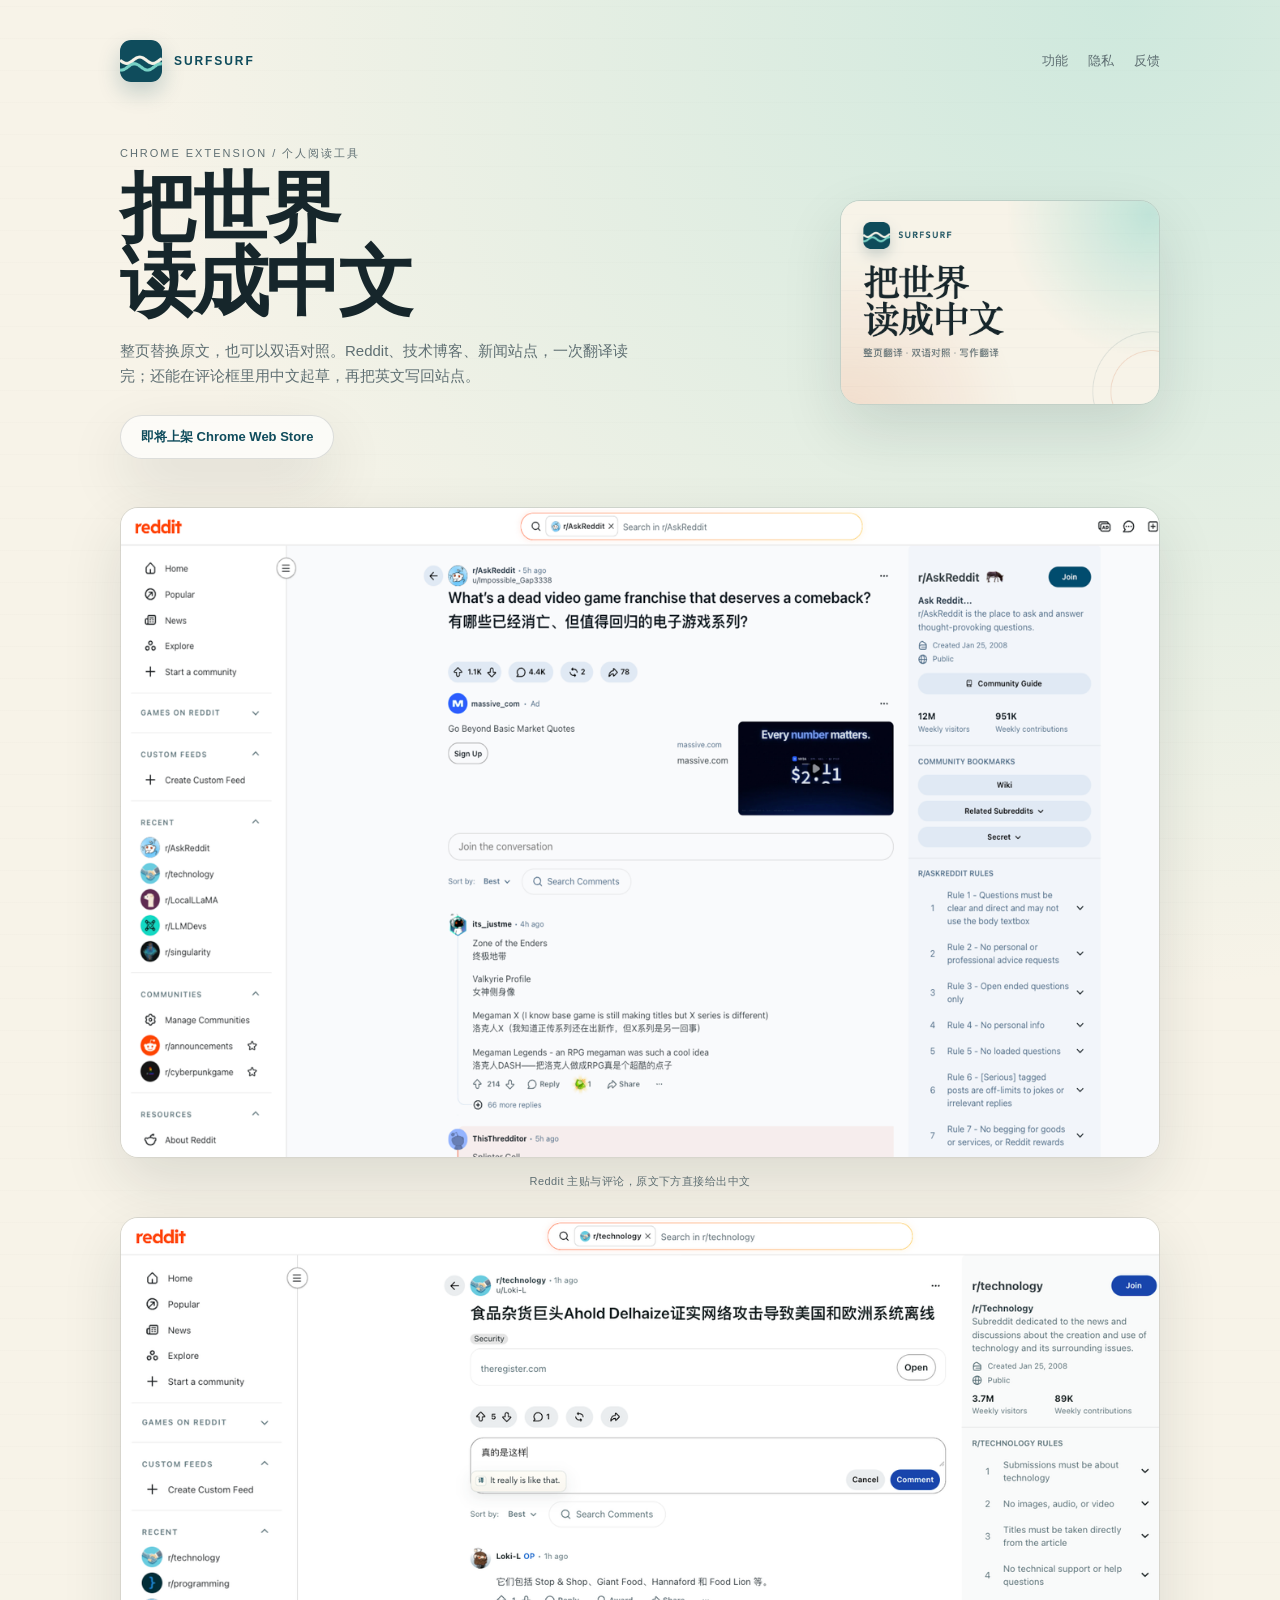
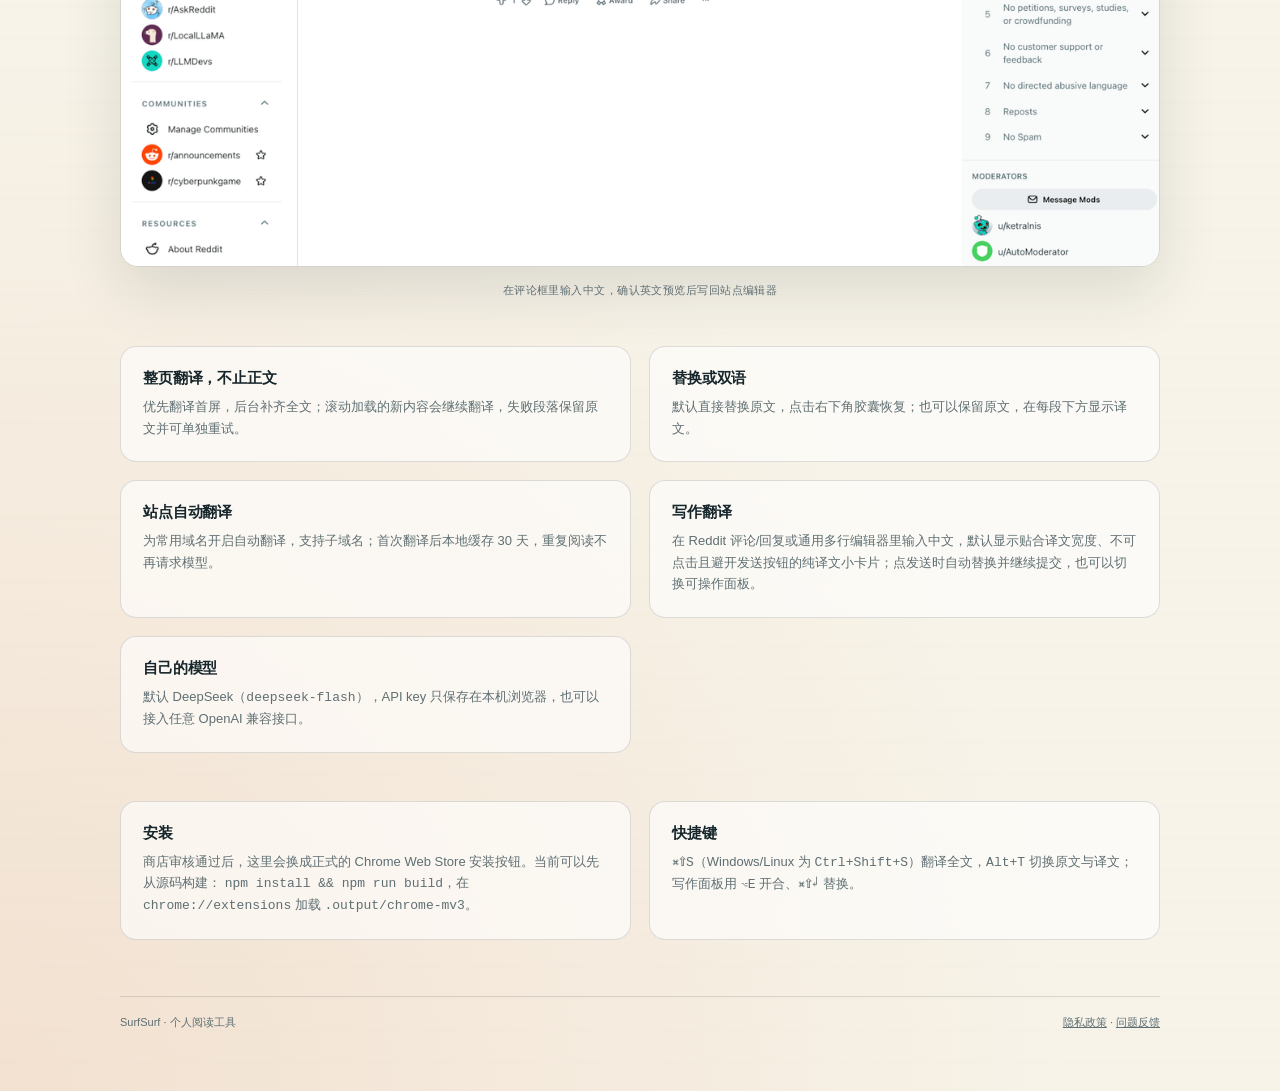
<file: index.html>
<!doctype html>
<html lang="zh-CN">
  <head>
    <meta charset="UTF-8" />
    <meta name="viewport" content="width=device-width, initial-scale=1.0" />
    <title>SurfSurf — 把世界读成中文</title>
    <meta
      name="description"
      content="SurfSurf 是一个阅读与写作翻译扩展：用 DeepSeek 把海外网站和社区翻译成中文，也能在评论框里把中文写成英文。"
    />
    <link rel="icon" href="assets/icon-128.png" />
    <link rel="stylesheet" href="style.css" />
  </head>
  <body>
    <div class="page">
      <header class="top">
        <a class="brand" href="./">
          <img src="assets/icon-128.png" alt="" />
          SURFSURF
        </a>
        <nav>
          <a href="#features">功能</a>
          <a href="privacy.html">隐私</a>
          <a href="https://github.com/cxq1221/surfsurf-site/issues">反馈</a>
        </nav>
      </header>

      <section class="hero">
        <div>
          <p class="kicker">CHROME EXTENSION / 个人阅读工具</p>
          <h1>把世界<br />读成中文</h1>
          <p class="lede">
            整页替换原文，也可以双语对照。Reddit、技术博客、新闻站点，一次翻译读完；还能在评论框里用中文起草，再把英文写回站点。
          </p>
          <a class="cta pending" href="#install">即将上架 Chrome Web Store</a>
        </div>
        <div class="hero-mark">
          <img src="assets/promo.png" alt="SurfSurf" />
        </div>
      </section>

      <figure class="shot">
        <img src="assets/screenshot-reddit.png" alt="Reddit 双语翻译效果" />
        <figcaption>Reddit 主贴与评论，原文下方直接给出中文</figcaption>
      </figure>

      <figure class="shot shot-writing">
        <img src="assets/screenshot-writing.png" alt="Reddit 写作翻译效果" />
        <figcaption>在评论框里输入中文，确认英文预览后写回站点编辑器</figcaption>
      </figure>

      <section class="features" id="features">
        <div class="feature">
          <h2>整页翻译，不止正文</h2>
          <p>
            优先翻译首屏，后台补齐全文；滚动加载的新内容会继续翻译，失败段落保留原文并可单独重试。
          </p>
        </div>
        <div class="feature">
          <h2>替换或双语</h2>
          <p>
            默认直接替换原文，点击右下角胶囊恢复；也可以保留原文，在每段下方显示译文。
          </p>
        </div>
        <div class="feature">
          <h2>站点自动翻译</h2>
          <p>
            为常用域名开启自动翻译，支持子域名；首次翻译后本地缓存 30 天，重复阅读不再请求模型。
          </p>
        </div>
        <div class="feature">
          <h2>写作翻译</h2>
          <p>
            在 Reddit 评论/回复或通用多行编辑器里输入中文，默认显示贴合译文宽度、不可点击且避开发送按钮的纯译文小卡片；点发送时自动替换并继续提交，也可以切换可操作面板。
          </p>
        </div>
        <div class="feature">
          <h2>自己的模型</h2>
          <p>
            默认 DeepSeek（<code>deepseek-flash</code>），API key 只保存在本机浏览器，也可以接入任意 OpenAI 兼容接口。
          </p>
        </div>
      </section>

      <section id="install" class="features">
        <div class="feature">
          <h2>安装</h2>
          <p>
            商店审核通过后，这里会换成正式的 Chrome Web Store 安装按钮。当前可以先从源码构建：
            <code>npm install &amp;&amp; npm run build</code>，在
            <code>chrome://extensions</code> 加载 <code>.output/chrome-mv3</code>。
          </p>
        </div>
        <div class="feature">
          <h2>快捷键</h2>
          <p>
            <code>⌘⇧S</code>（Windows/Linux 为 <code>Ctrl+Shift+S</code>）翻译全文，<code>Alt+T</code> 切换原文与译文；写作面板用 <code>⌥E</code> 开合、<code>⌘⇧↵</code> 替换。
          </p>
        </div>
      </section>

      <footer>
        <span>SurfSurf · 个人阅读工具</span>
        <span>
          <a href="privacy.html">隐私政策</a> ·
          <a href="https://github.com/cxq1221/surfsurf-site/issues">问题反馈</a>
        </span>
      </footer>
    </div>
  </body>
</html>
</file>
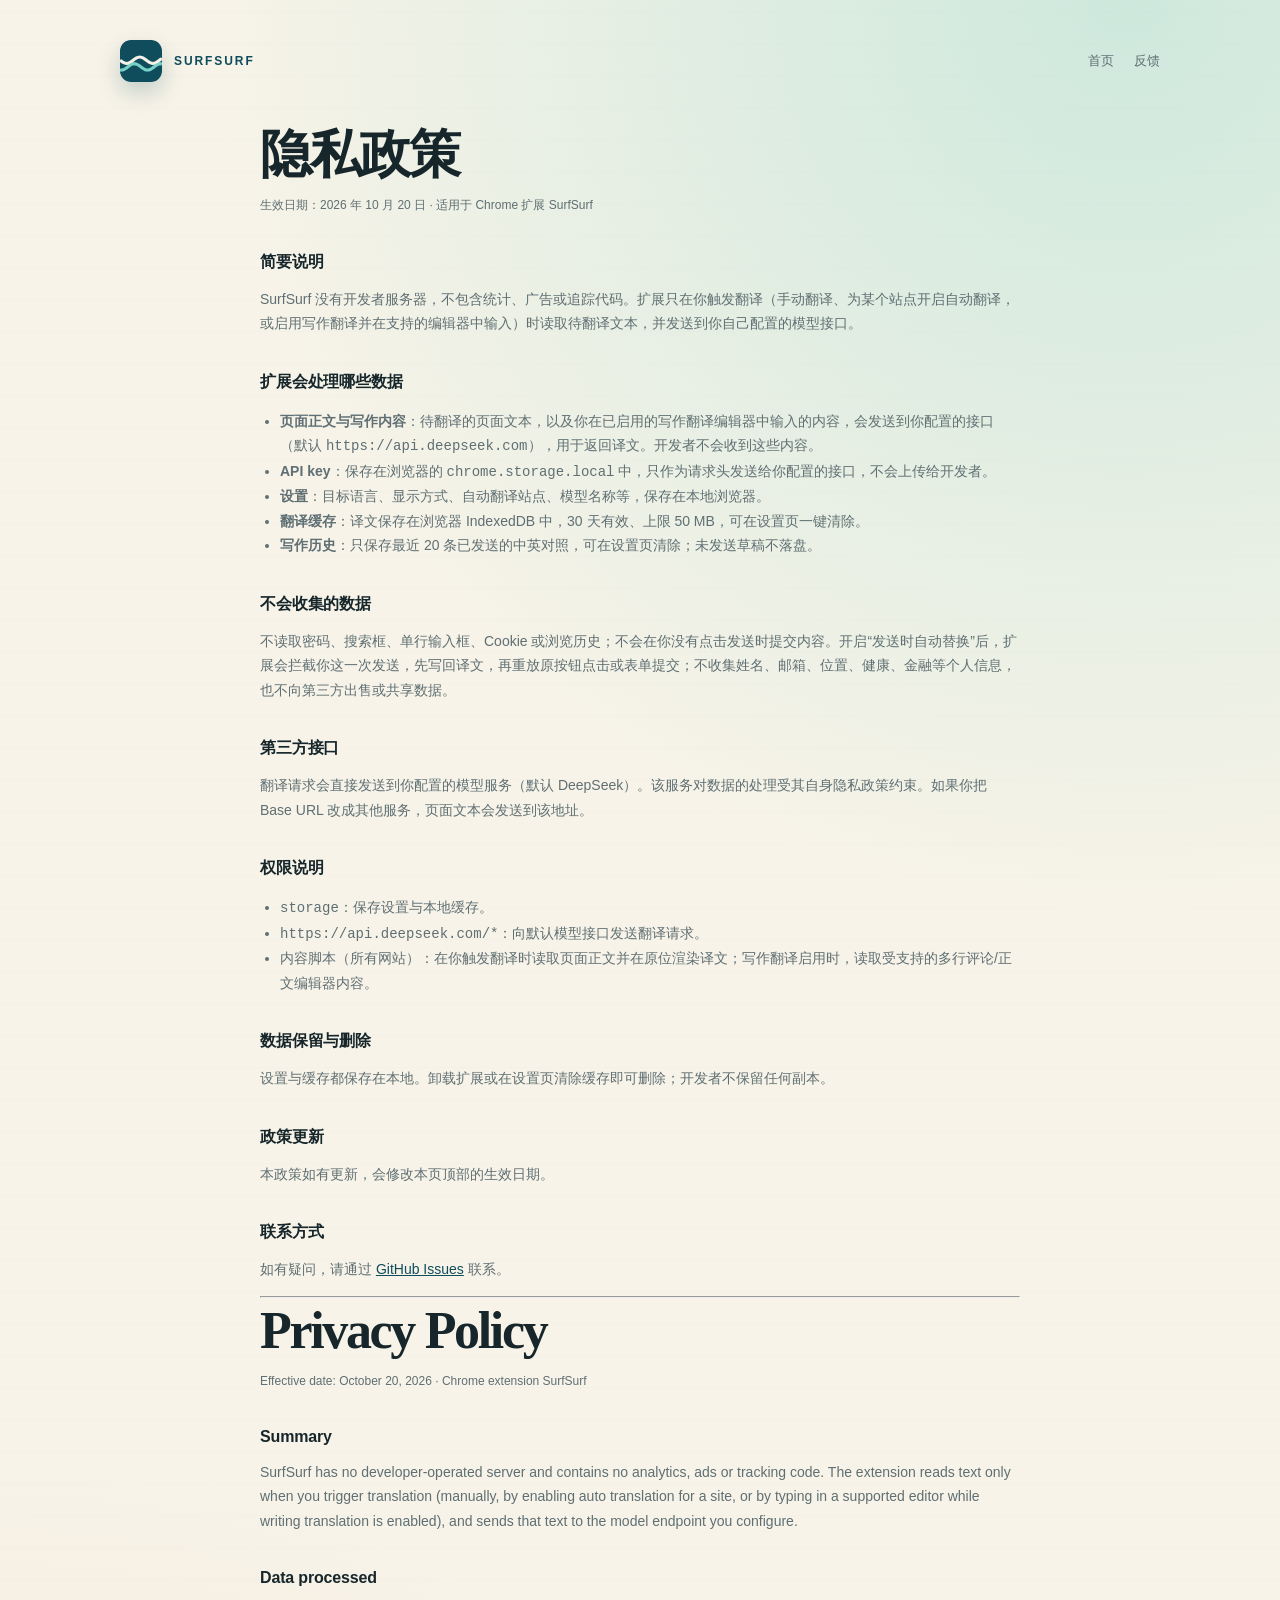
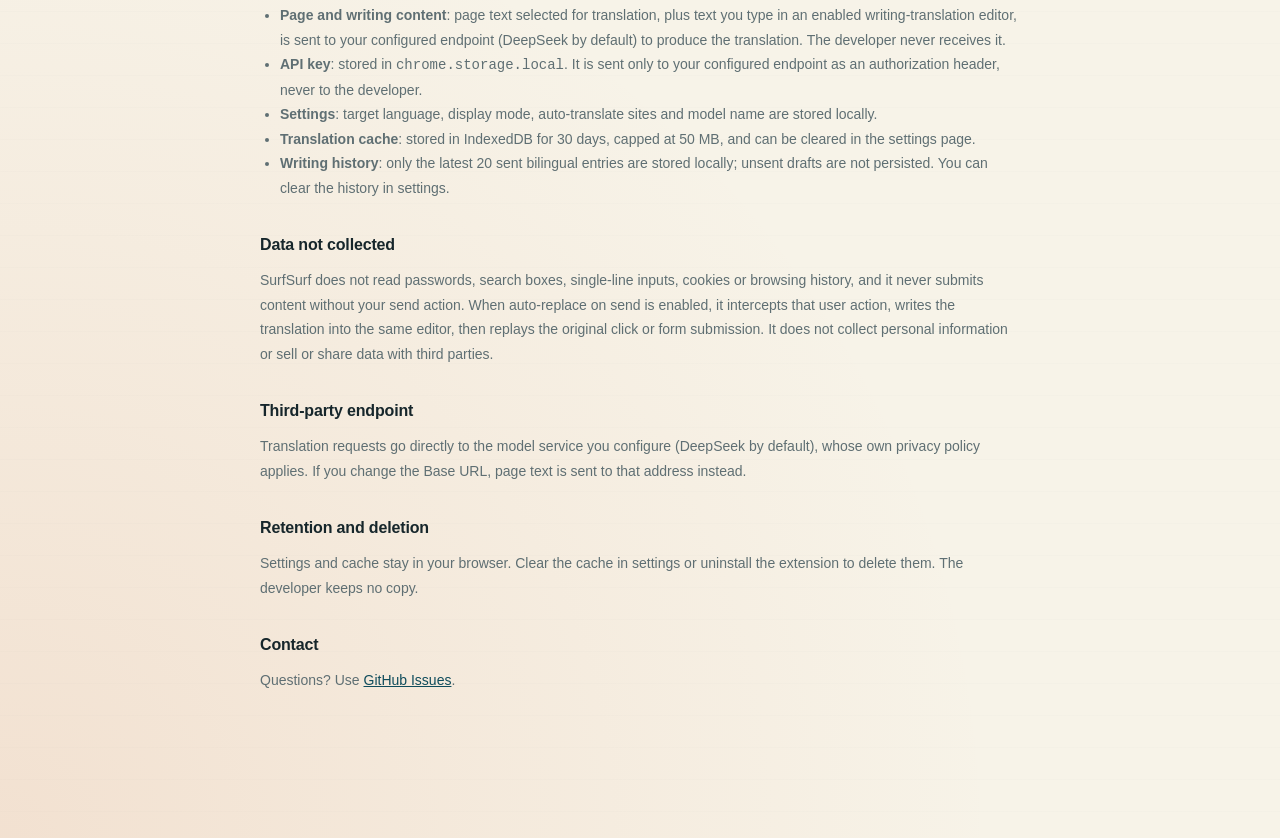
<file: privacy.html>
<!doctype html>
<html lang="zh-CN">
  <head>
    <meta charset="UTF-8" />
    <meta name="viewport" content="width=device-width, initial-scale=1.0" />
    <title>SurfSurf 隐私政策</title>
    <link rel="icon" href="assets/icon-128.png" />
    <link rel="stylesheet" href="style.css" />
  </head>
  <body>
    <div class="page">
      <header class="top">
        <a class="brand" href="./">
          <img src="assets/icon-128.png" alt="" />
          SURFSURF
        </a>
        <nav>
          <a href="./">首页</a>
          <a href="https://github.com/cxq1221/surfsurf-site/issues">反馈</a>
        </nav>
      </header>

      <main class="policy">
        <h1>隐私政策</h1>
        <p class="meta">生效日期：2026 年 10 月 20 日 · 适用于 Chrome 扩展 SurfSurf</p>

        <h2>简要说明</h2>
        <p>
          SurfSurf 没有开发者服务器，不包含统计、广告或追踪代码。扩展只在你触发翻译（手动翻译、为某个站点开启自动翻译，或启用写作翻译并在支持的编辑器中输入）时读取待翻译文本，并发送到你自己配置的模型接口。
        </p>

        <h2>扩展会处理哪些数据</h2>
        <ul>
          <li>
            <strong>页面正文与写作内容</strong>：待翻译的页面文本，以及你在已启用的写作翻译编辑器中输入的内容，会发送到你配置的接口（默认
            <code>https://api.deepseek.com</code>），用于返回译文。开发者不会收到这些内容。
          </li>
          <li>
            <strong>API key</strong>：保存在浏览器的
            <code>chrome.storage.local</code> 中，只作为请求头发送给你配置的接口，不会上传给开发者。
          </li>
          <li>
            <strong>设置</strong>：目标语言、显示方式、自动翻译站点、模型名称等，保存在本地浏览器。
          </li>
          <li>
            <strong>翻译缓存</strong>：译文保存在浏览器 IndexedDB 中，30 天有效、上限 50 MB，可在设置页一键清除。
          </li>
          <li>
            <strong>写作历史</strong>：只保存最近 20 条已发送的中英对照，可在设置页清除；未发送草稿不落盘。
          </li>
        </ul>

        <h2>不会收集的数据</h2>
        <p>
          不读取密码、搜索框、单行输入框、Cookie 或浏览历史；不会在你没有点击发送时提交内容。开启“发送时自动替换”后，扩展会拦截你这一次发送，先写回译文，再重放原按钮点击或表单提交；不收集姓名、邮箱、位置、健康、金融等个人信息，也不向第三方出售或共享数据。
        </p>

        <h2>第三方接口</h2>
        <p>
          翻译请求会直接发送到你配置的模型服务（默认 DeepSeek）。该服务对数据的处理受其自身隐私政策约束。如果你把 Base URL 改成其他服务，页面文本会发送到该地址。
        </p>

        <h2>权限说明</h2>
        <ul>
          <li><code>storage</code>：保存设置与本地缓存。</li>
          <li><code>https://api.deepseek.com/*</code>：向默认模型接口发送翻译请求。</li>
          <li>内容脚本（所有网站）：在你触发翻译时读取页面正文并在原位渲染译文；写作翻译启用时，读取受支持的多行评论/正文编辑器内容。</li>
        </ul>

        <h2>数据保留与删除</h2>
        <p>
          设置与缓存都保存在本地。卸载扩展或在设置页清除缓存即可删除；开发者不保留任何副本。
        </p>

        <h2>政策更新</h2>
        <p>本政策如有更新，会修改本页顶部的生效日期。</p>

        <h2>联系方式</h2>
        <p>
          如有疑问，请通过
          <a href="https://github.com/cxq1221/surfsurf-site/issues">GitHub Issues</a>
          联系。
        </p>

        <hr />

        <h1 lang="en">Privacy Policy</h1>
        <p class="meta" lang="en">Effective date: October 20, 2026 · Chrome extension SurfSurf</p>

        <div lang="en">
          <h2>Summary</h2>
          <p>
            SurfSurf has no developer-operated server and contains no analytics, ads or tracking code. The extension reads text only when you trigger translation (manually, by enabling auto translation for a site, or by typing in a supported editor while writing translation is enabled), and sends that text to the model endpoint you configure.
          </p>

          <h2>Data processed</h2>
          <ul>
            <li>
              <strong>Page and writing content</strong>: page text selected for translation, plus text you type in an enabled writing-translation editor, is sent to your configured endpoint (DeepSeek by default) to produce the translation. The developer never receives it.
            </li>
            <li>
              <strong>API key</strong>: stored in <code>chrome.storage.local</code>. It is sent only to your configured endpoint as an authorization header, never to the developer.
            </li>
            <li>
              <strong>Settings</strong>: target language, display mode, auto-translate sites and model name are stored locally.
            </li>
            <li>
              <strong>Translation cache</strong>: stored in IndexedDB for 30 days, capped at 50 MB, and can be cleared in the settings page.
            </li>
            <li>
              <strong>Writing history</strong>: only the latest 20 sent bilingual entries are stored locally; unsent drafts are not persisted. You can clear the history in settings.
            </li>
          </ul>

          <h2>Data not collected</h2>
          <p>
            SurfSurf does not read passwords, search boxes, single-line inputs, cookies or browsing history, and it never submits content without your send action. When auto-replace on send is enabled, it intercepts that user action, writes the translation into the same editor, then replays the original click or form submission. It does not collect personal information or sell or share data with third parties.
          </p>

          <h2>Third-party endpoint</h2>
          <p>
            Translation requests go directly to the model service you configure (DeepSeek by default), whose own privacy policy applies. If you change the Base URL, page text is sent to that address instead.
          </p>

          <h2>Retention and deletion</h2>
          <p>
            Settings and cache stay in your browser. Clear the cache in settings or uninstall the extension to delete them. The developer keeps no copy.
          </p>

          <h2>Contact</h2>
          <p>
            Questions? Use
            <a href="https://github.com/cxq1221/surfsurf-site/issues">GitHub Issues</a>.
          </p>
        </div>
      </main>
    </div>
  </body>
</html>
</file>
<file: style.css>
:root {
  --paper: #f7f3e8;
  --ink: #16262b;
  --ink-soft: #5f6f73;
  --teal: #0f4c5c;
  --coral: #d98256;
  --line: rgba(22, 38, 43, 0.14);
  --shadow: 0 24px 60px rgba(22, 38, 43, 0.12);
}

* {
  box-sizing: border-box;
}

html {
  background: var(--paper);
}

body {
  margin: 0;
  color: var(--ink);
  font-family: "Avenir Next", "Helvetica Neue", "PingFang SC", "Noto Sans SC",
    sans-serif;
  background:
    radial-gradient(circle at 88% 0%, rgba(120, 210, 198, 0.32), transparent 34%),
    radial-gradient(circle at 0% 100%, rgba(217, 130, 86, 0.16), transparent 36%),
    repeating-linear-gradient(
      0deg,
      transparent,
      transparent 31px,
      rgba(22, 38, 43, 0.022) 32px
    ),
    var(--paper);
  -webkit-font-smoothing: antialiased;
}

a {
  color: var(--teal);
}

.page {
  width: min(1040px, calc(100% - 48px));
  margin: 0 auto;
  padding: 40px 0 64px;
}

.top {
  display: flex;
  align-items: center;
  justify-content: space-between;
  gap: 16px;
}

.brand {
  display: flex;
  align-items: center;
  gap: 12px;
  color: var(--teal);
  font-size: 12px;
  font-weight: 600;
  letter-spacing: 0.16em;
  text-decoration: none;
}

.brand img {
  width: 42px;
  height: 42px;
  border-radius: 11px;
  box-shadow: 0 10px 22px rgba(15, 76, 92, 0.22);
}

.top nav {
  display: flex;
  gap: 20px;
  font-size: 13px;
}

.top nav a {
  color: var(--ink-soft);
  text-decoration: none;
}

.top nav a:hover {
  color: var(--teal);
}

.hero {
  display: grid;
  grid-template-columns: minmax(0, 1fr) 320px;
  gap: 48px;
  align-items: center;
  padding: 64px 0 48px;
}

.kicker {
  margin: 0 0 10px;
  color: var(--ink-soft);
  font-size: 11px;
  letter-spacing: 0.18em;
}

h1 {
  margin: 0;
  font-family: "Iowan Old Style", "Songti SC", Georgia, serif;
  font-size: clamp(44px, 7vw, 76px);
  font-weight: 600;
  line-height: 0.98;
  letter-spacing: -0.045em;
}

.lede {
  max-width: 520px;
  margin: 18px 0 0;
  color: var(--ink-soft);
  font-size: 15px;
  line-height: 1.7;
}

.cta {
  display: inline-flex;
  align-items: center;
  gap: 10px;
  margin-top: 26px;
  padding: 12px 20px;
  border-radius: 999px;
  background: var(--teal);
  color: #f7f3e8;
  font-size: 13px;
  font-weight: 600;
  text-decoration: none;
  box-shadow: 0 14px 30px rgba(15, 76, 92, 0.24);
}

.cta.pending {
  background: rgba(255, 255, 255, 0.66);
  color: var(--teal);
  border: 1px solid var(--line);
  box-shadow: var(--shadow);
}

.hero-mark {
  display: grid;
  place-items: center;
}

.hero-mark img {
  width: 100%;
  height: auto;
  border: 1px solid var(--line);
  border-radius: 20px;
  box-shadow: var(--shadow);
}

.shot {
  margin: 0;
}

.shot img {
  width: 100%;
  height: auto;
  border: 1px solid var(--line);
  border-radius: 18px;
  box-shadow: var(--shadow);
}

.shot figcaption {
  margin-top: 12px;
  color: var(--ink-soft);
  font-size: 11px;
  letter-spacing: 0.04em;
  text-align: center;
}

.shot-writing {
  margin-top: 28px;
}

.features {
  display: grid;
  grid-template-columns: repeat(2, minmax(0, 1fr));
  gap: 18px;
  margin-top: 48px;
}

.feature {
  padding: 22px;
  border: 1px solid var(--line);
  border-radius: 16px;
  background: rgba(255, 255, 255, 0.6);
}

.feature h2 {
  margin: 0 0 8px;
  font-size: 15px;
  letter-spacing: -0.01em;
}

.feature p {
  margin: 0;
  color: var(--ink-soft);
  font-size: 13px;
  line-height: 1.65;
}

footer {
  display: flex;
  flex-wrap: wrap;
  gap: 14px;
  justify-content: space-between;
  margin-top: 56px;
  padding-top: 18px;
  border-top: 1px solid var(--line);
  color: var(--ink-soft);
  font-size: 11px;
}

footer a {
  color: var(--ink-soft);
}

.policy {
  max-width: 760px;
  margin: 0 auto;
  padding: 48px 0 72px;
}

.policy h1 {
  font-size: clamp(34px, 5vw, 52px);
}

.policy h2 {
  margin: 36px 0 10px;
  font-size: 16px;
  letter-spacing: -0.01em;
}

.policy p,
.policy li {
  color: var(--ink-soft);
  font-size: 14px;
  line-height: 1.75;
}

.policy ul {
  padding-left: 20px;
}

.policy .meta {
  margin: 14px 0 0;
  font-size: 12px;
}

@media (max-width: 760px) {
  .page {
    width: min(100% - 32px, 680px);
    padding-top: 26px;
  }

  .hero {
    grid-template-columns: 1fr;
    gap: 28px;
    padding: 40px 0 32px;
  }

  .features {
    grid-template-columns: 1fr;
  }
}
</file>
